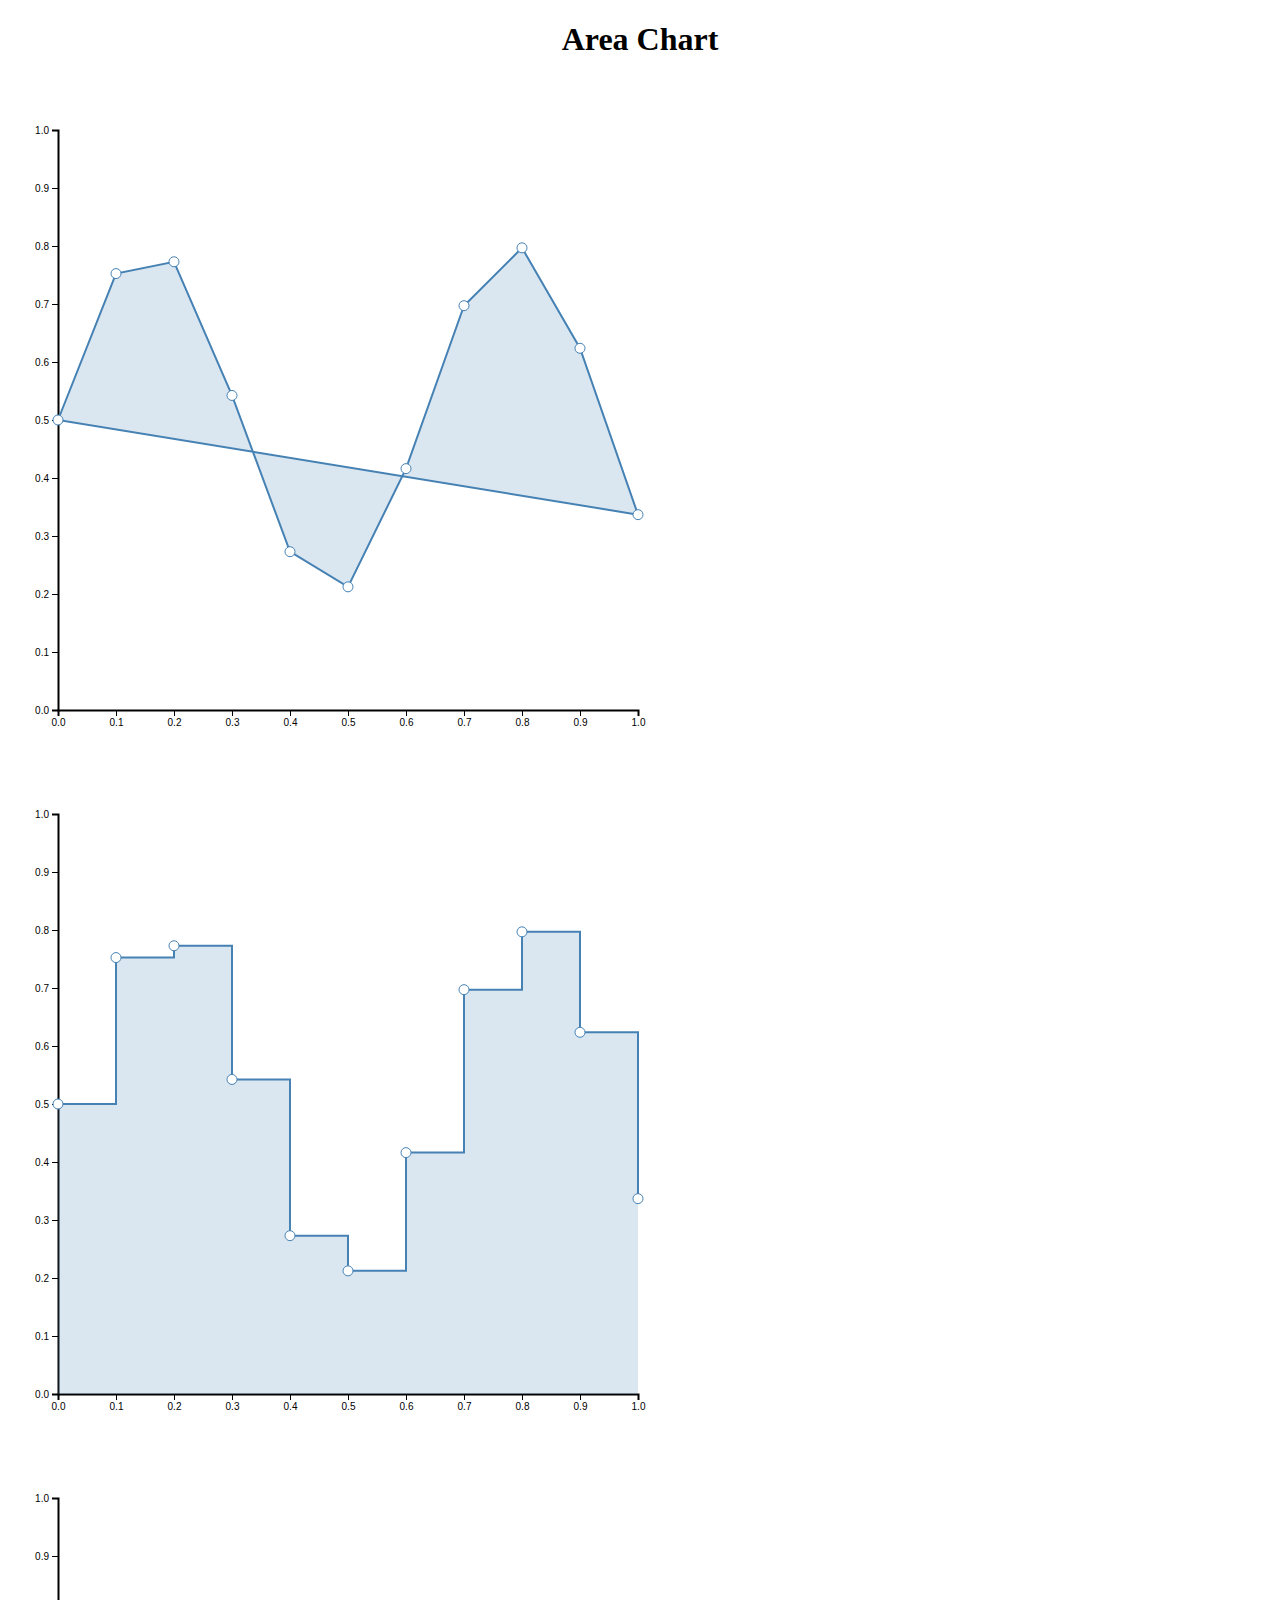
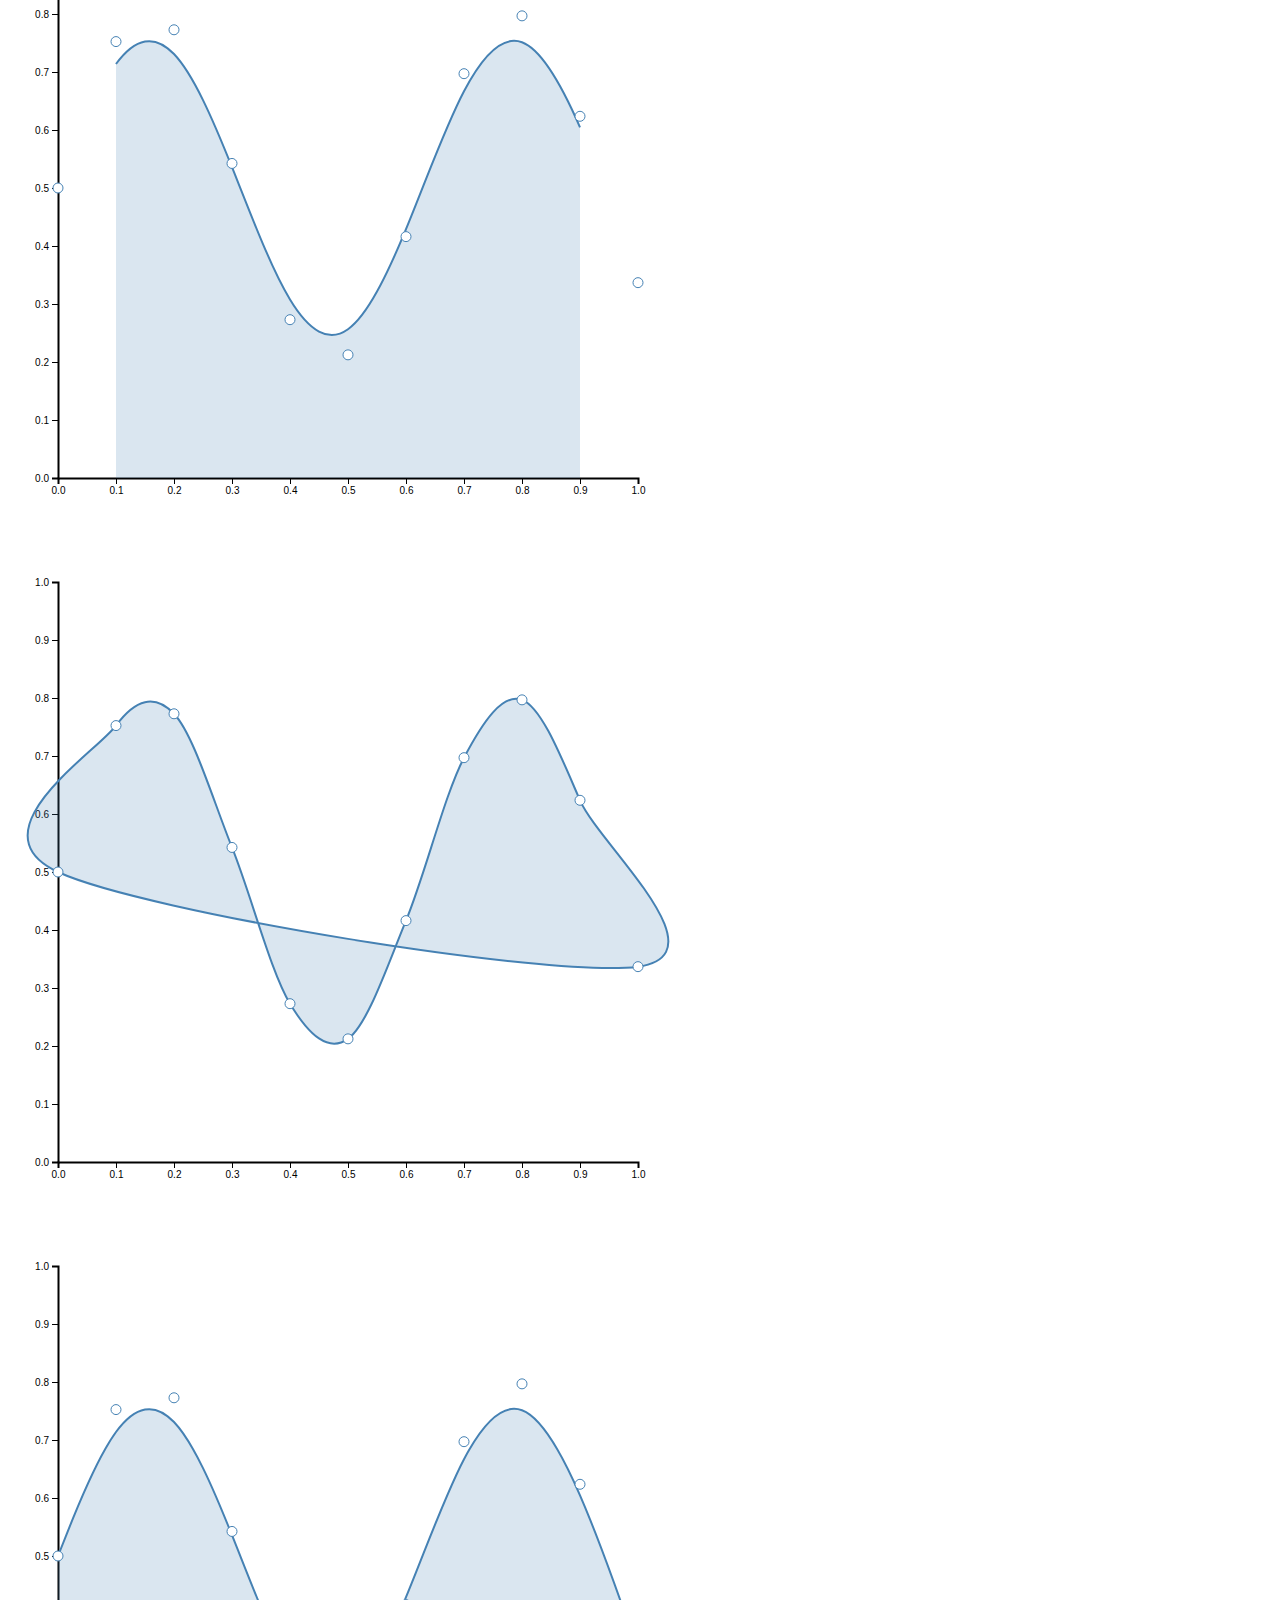
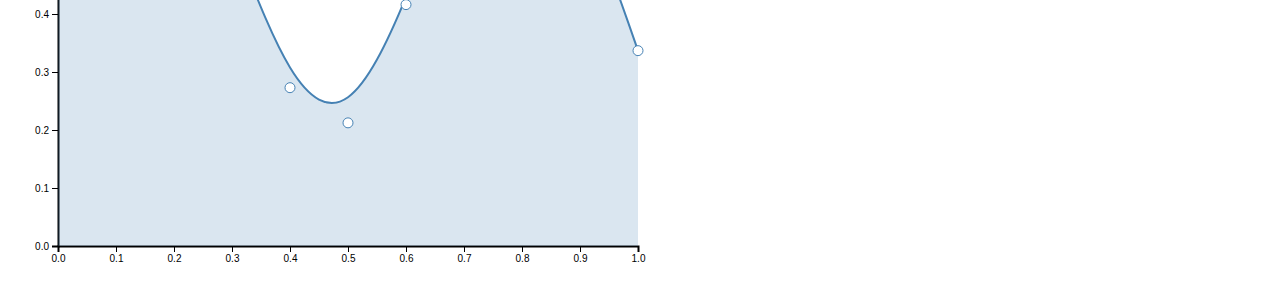
<file: areaChart/index.html>
<!DOCTYPE html>
<html>
  <head>
    <meta charset="utf-8">
    <link rel="stylesheet" type="text/css" href="css/styles.css">
    <title>Area Chart</title>
  </head>
  <body>
    <center>
    <h1>Area Chart</h1>
  </center>
    <div class="container"></div>
    <script type="text/javascript" src="javascript/d3.v4.min.js"></script>
    <script type="text/javascript" src="javascript/areaChart.js"></script>
  </body>
</html>
</file>
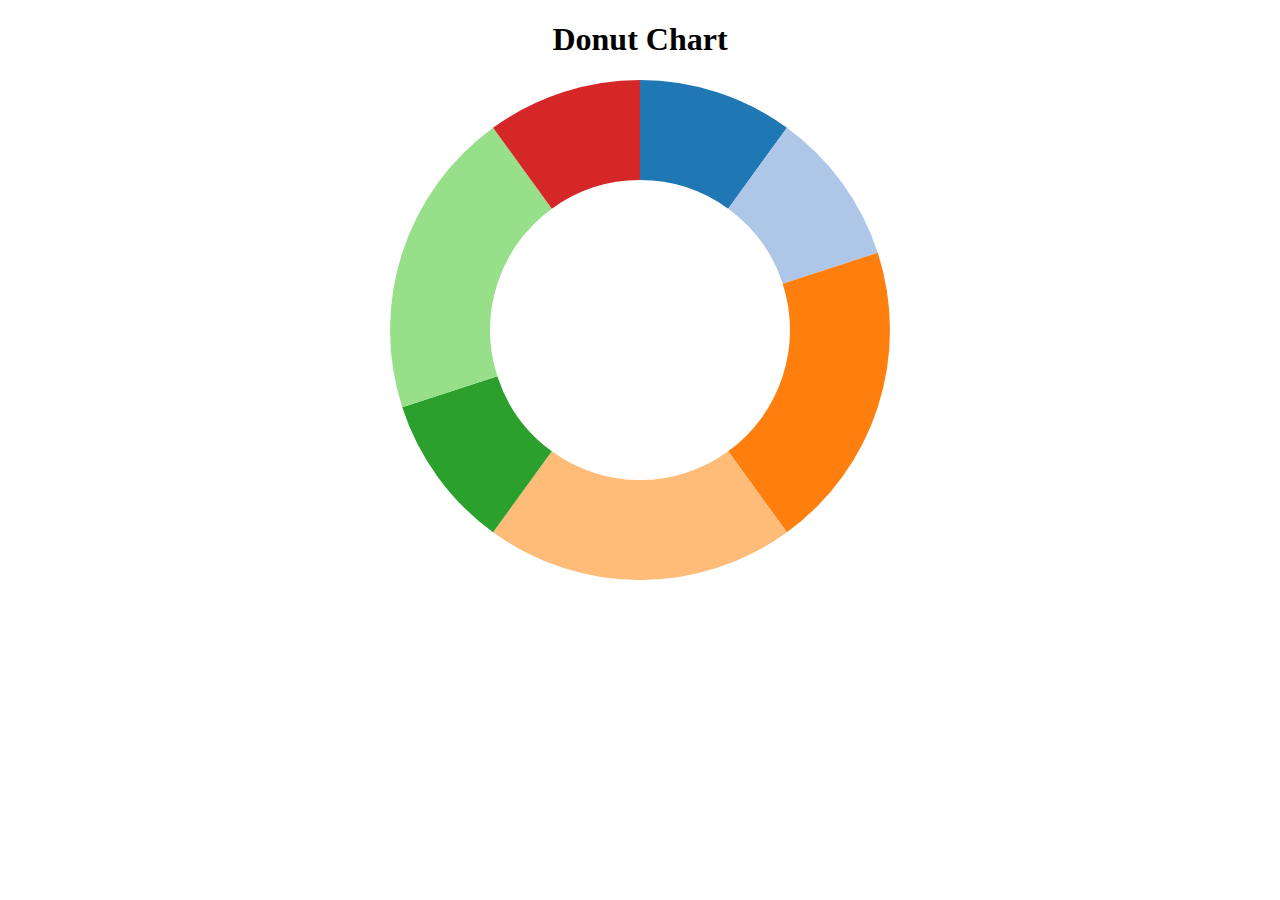
<file: donutChart/index.html>
<!DOCTYPE html>
<html>
  <head>
    <meta charset="utf-8">
    <title>Donut Chart</title>
  </head>
  <body>
    <center>
    <h1>Donut Chart</h1>
  </center>
    <div class="container"></div>
    <script type="text/javascript" src="javascript/d3.v4.min.js"></script>
    <script type="text/javascript" src="javascript/donut.js"></script>
  </body>
</html>
</file>
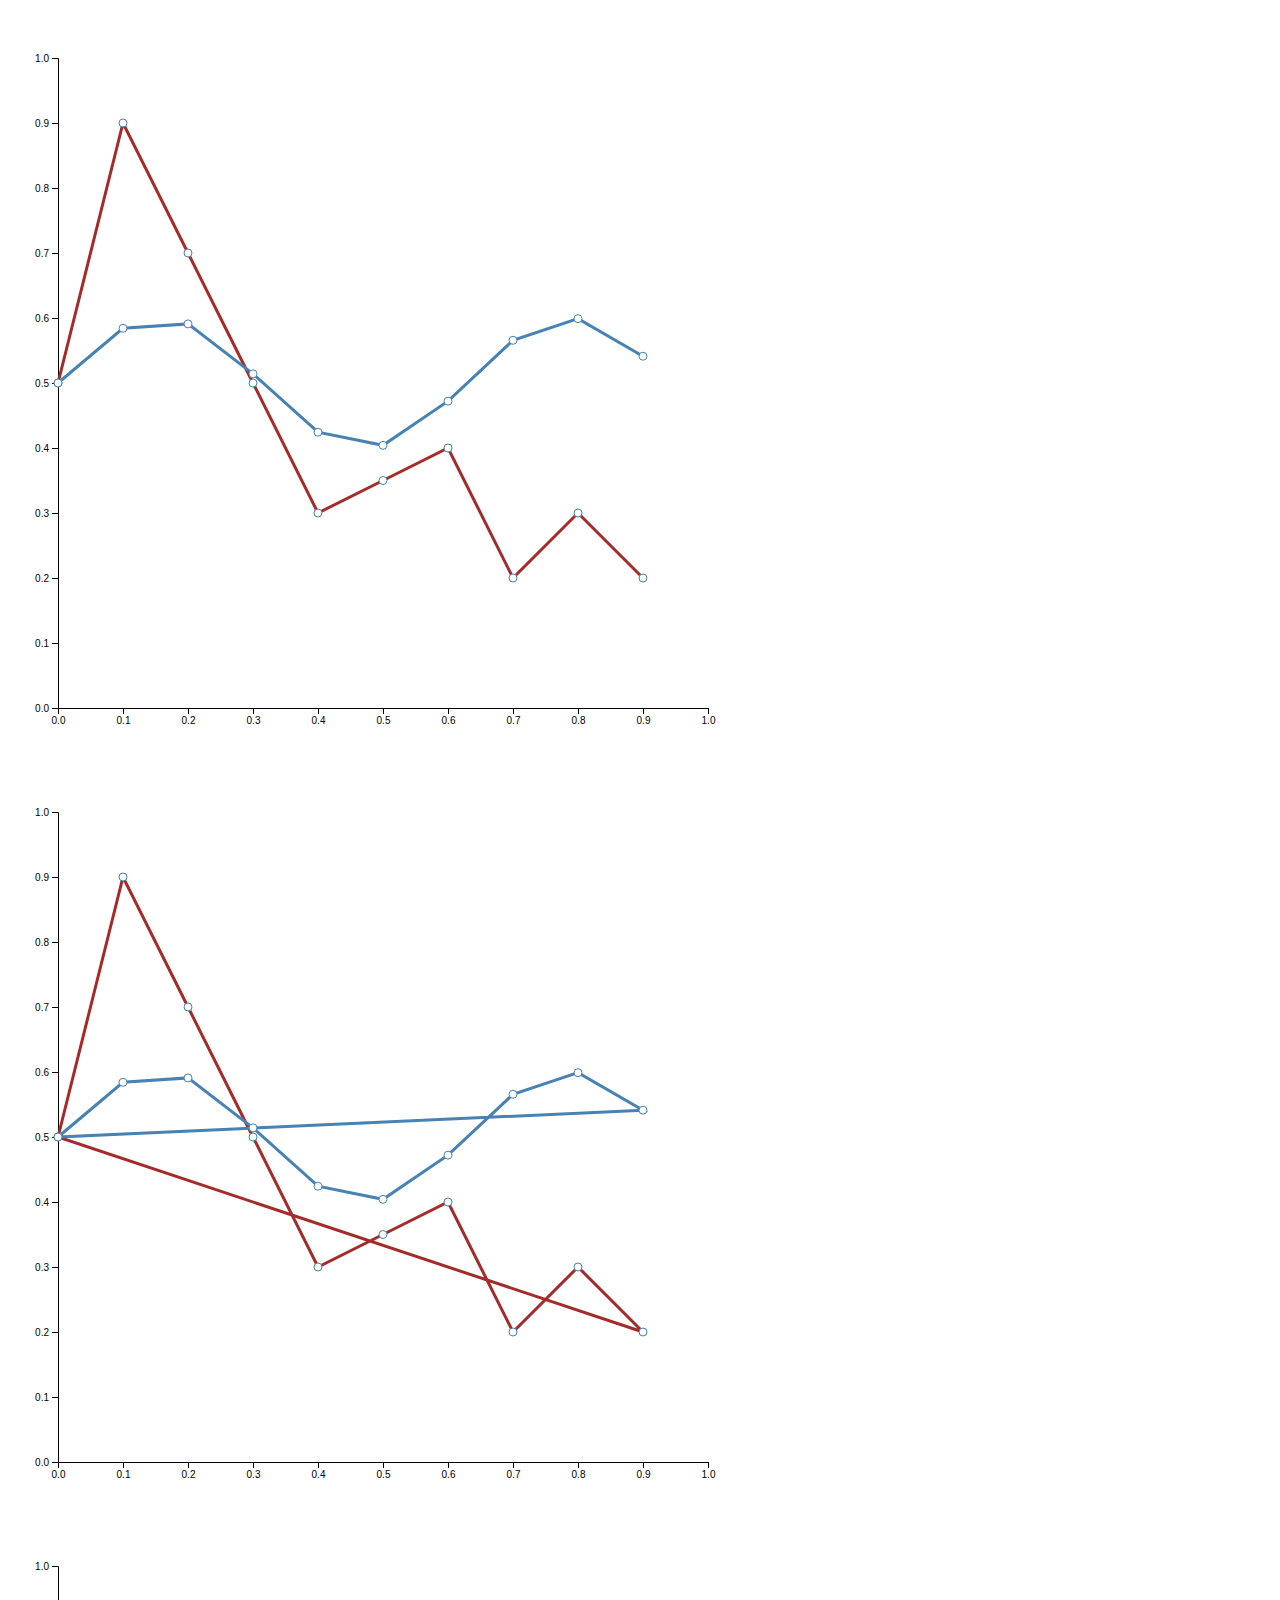
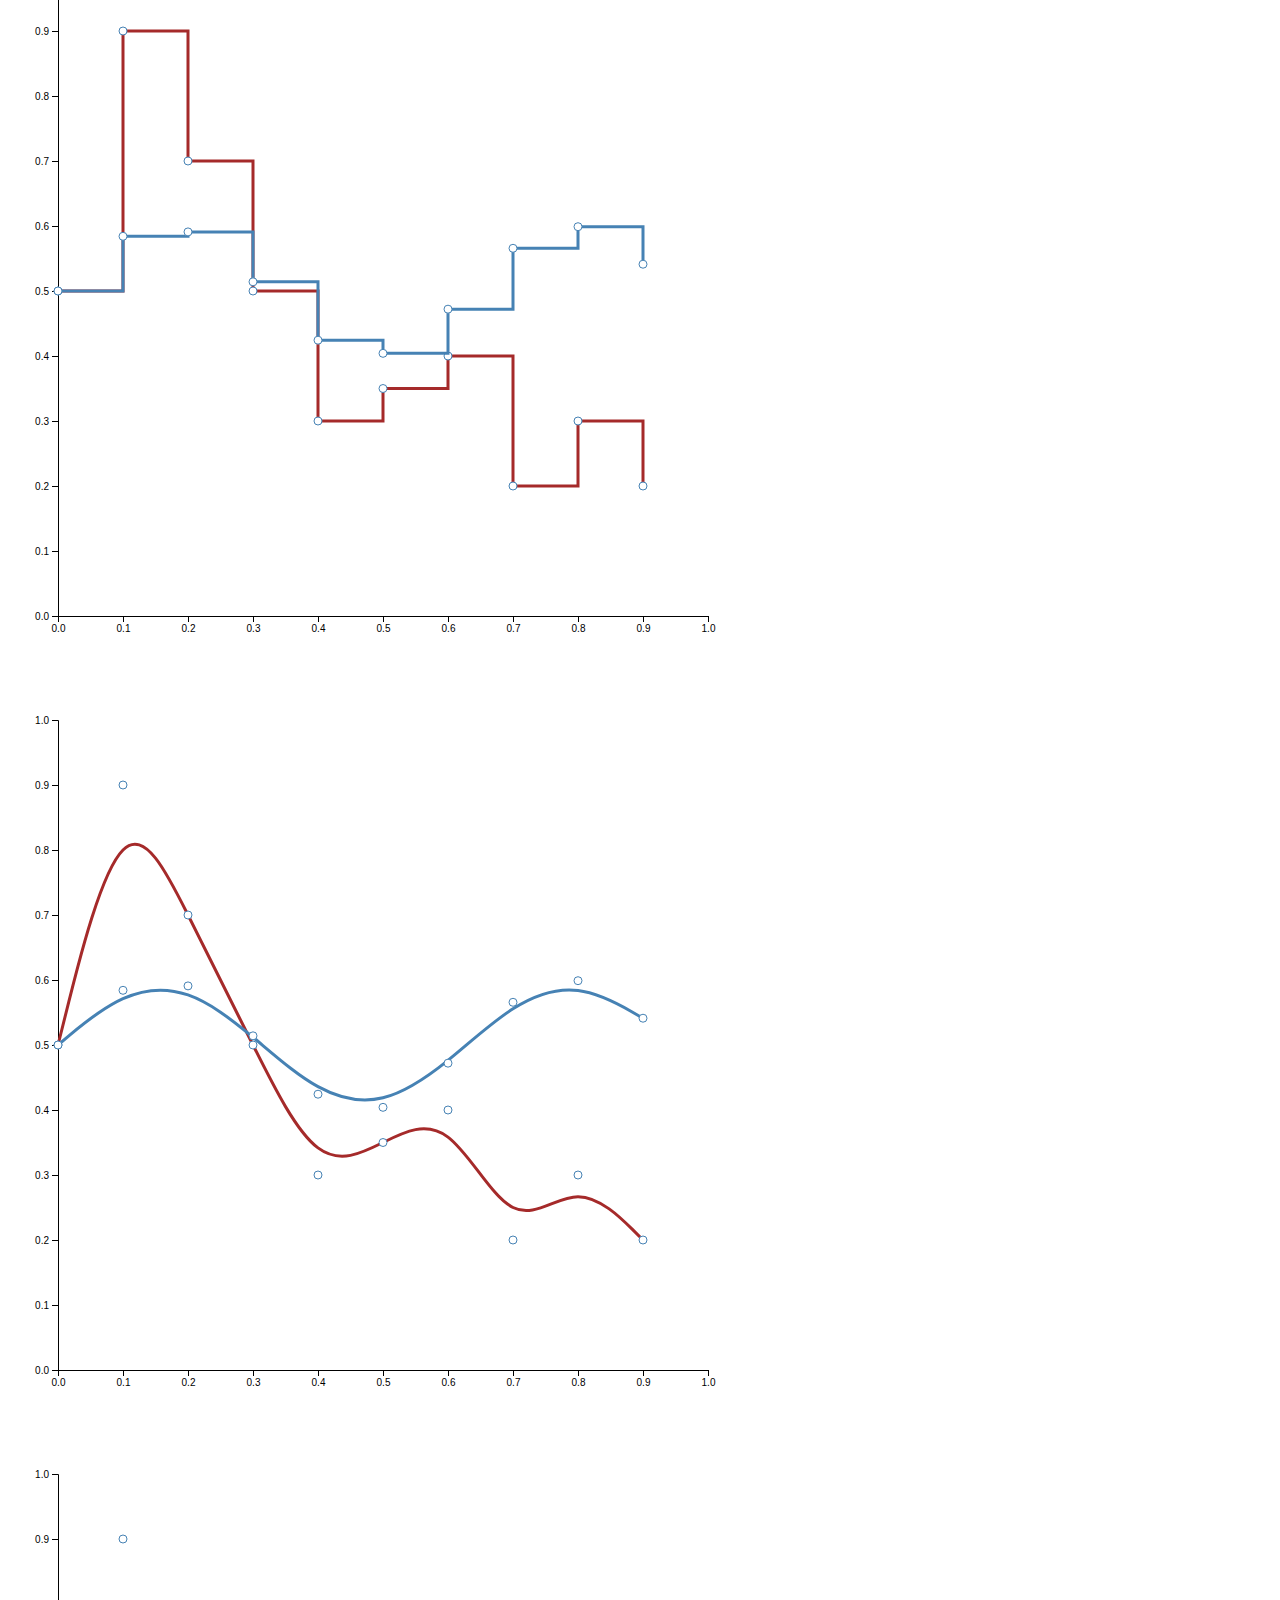
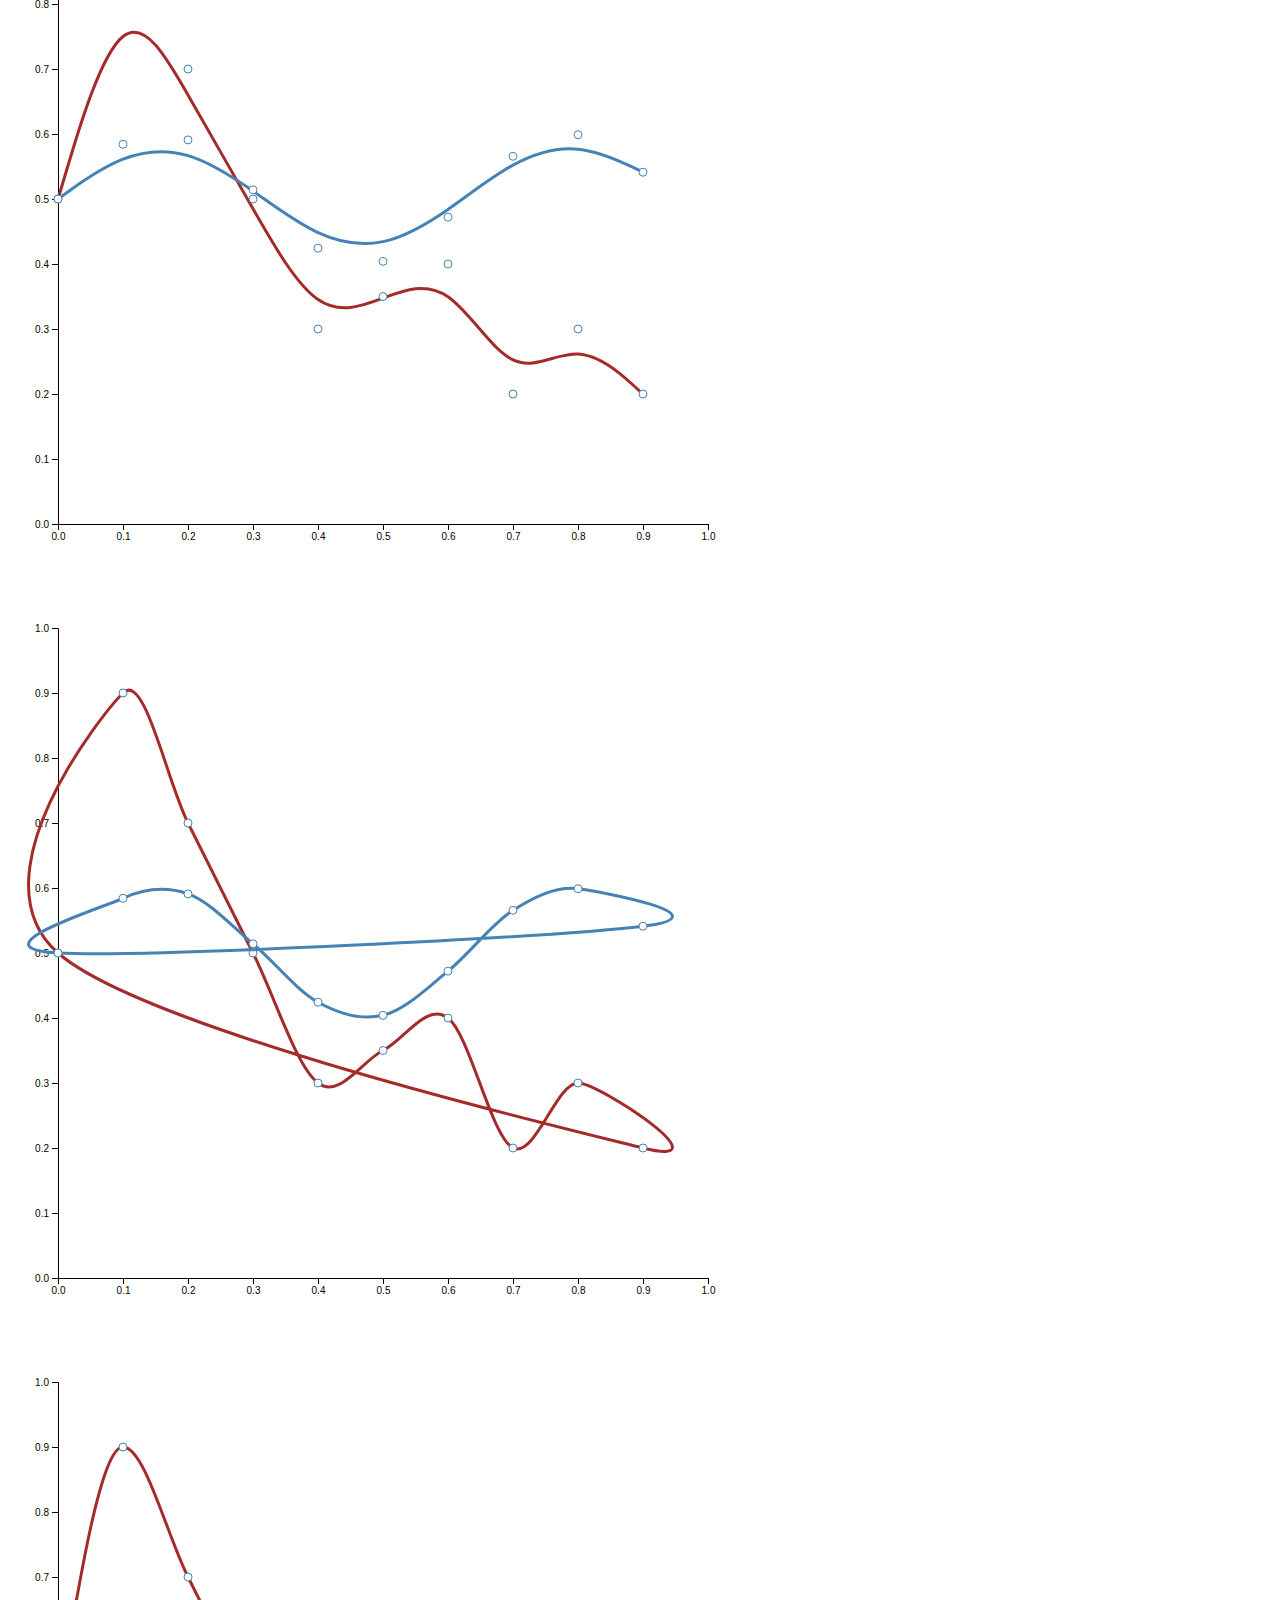
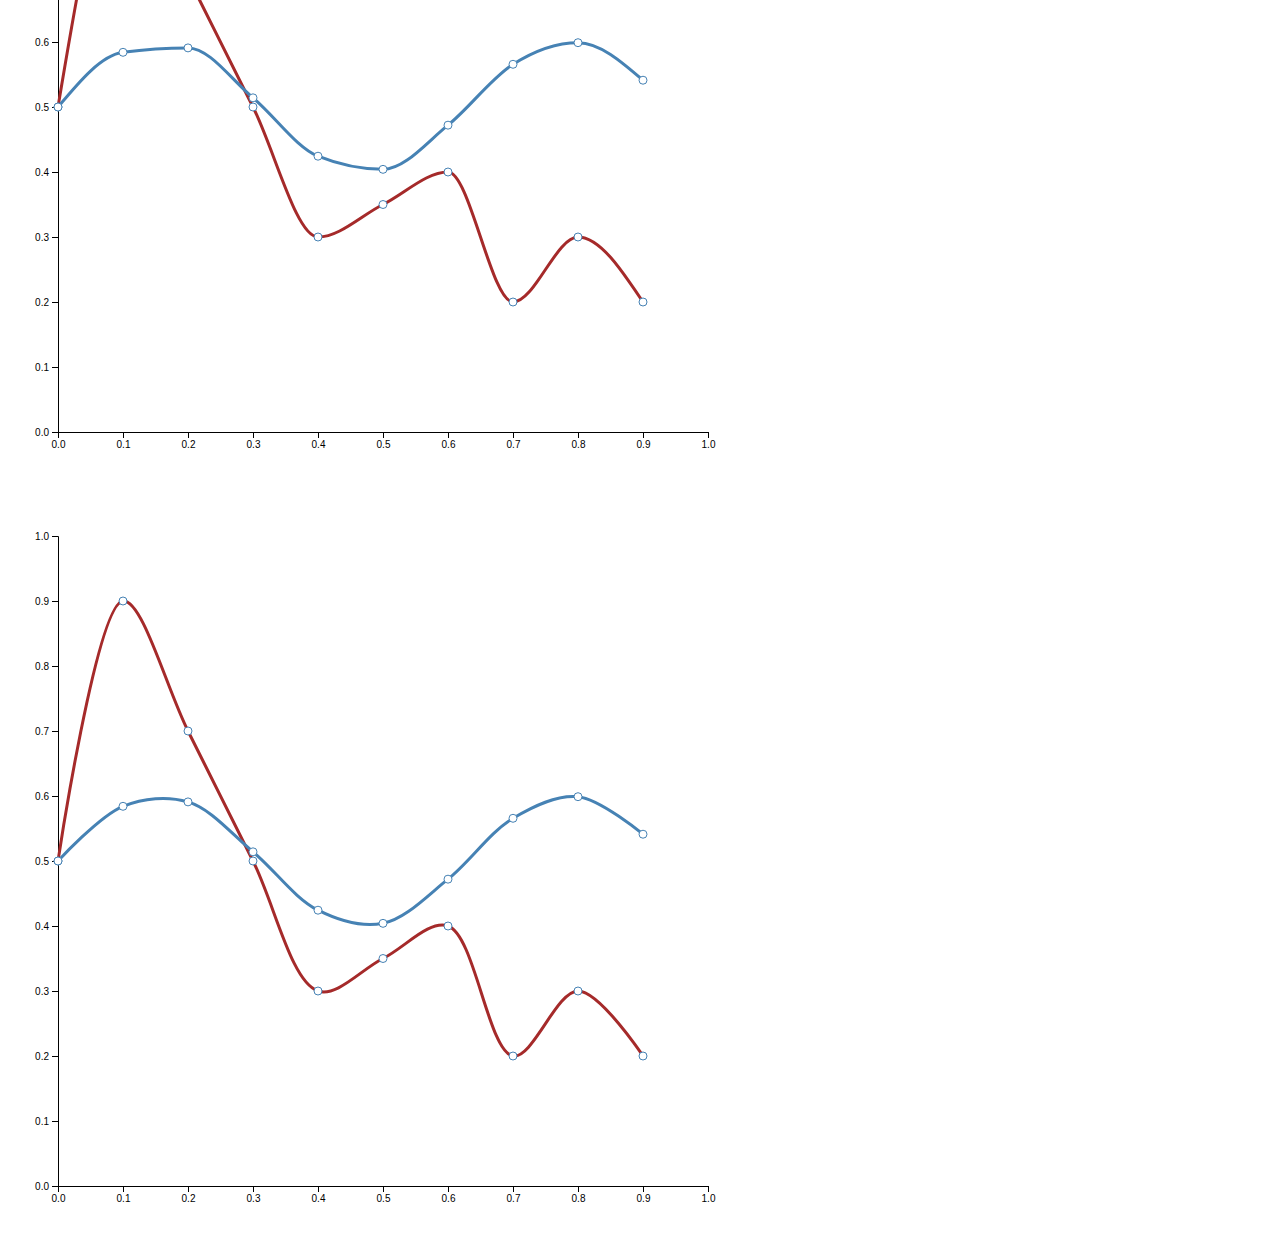
<file: interpolateLines/index.html>
<!DOCTYPE html>
<html>

<head>
    <link rel="stylesheet" type="text/css" href="css/styles.css">
    <title>
        Interpolated Line Charts
    </title>

<body>
  <div class="container"></div>
  <script type="text/javascript" src="javascript/d3.v4.min.js"></script>
  <script type="text/javascript" src="javascript/interpolateLines.js"></script>
</body>

</html>
</file>
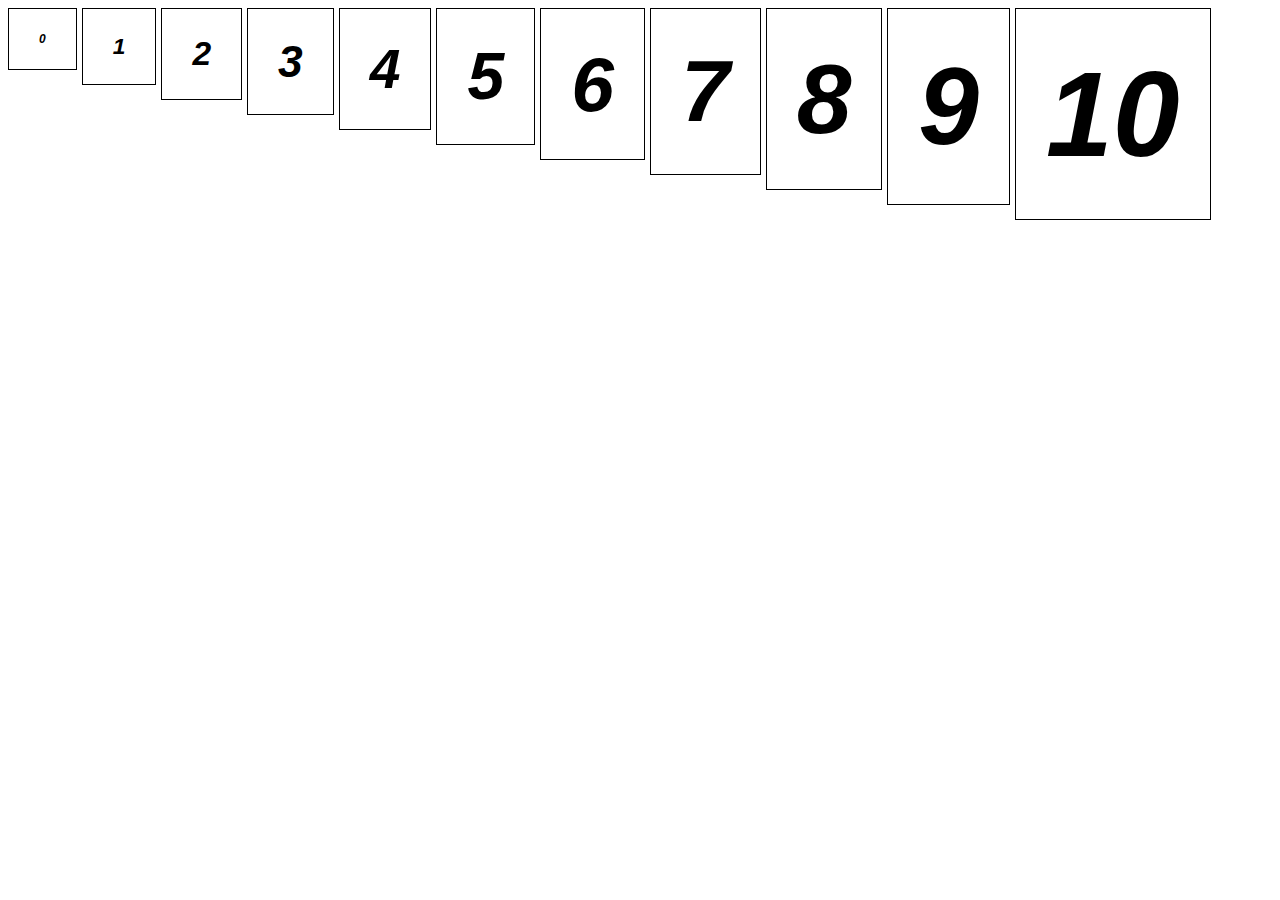
<file: number_box/index.html>
<!DOCTYPE html>
<html>
<head>
	<title> Box Size </title>
  <link rel="stylesheet" type="text/css" href="css/styles.css">

</head>
<body>

	<script type="text/javascript" src="javascript/d3.v4.min.js"></script>
	<script type="text/javascript" src="javascript/boxSize.js"></script>

	<div class="container">

    </div>
</body>
</html>
</file>
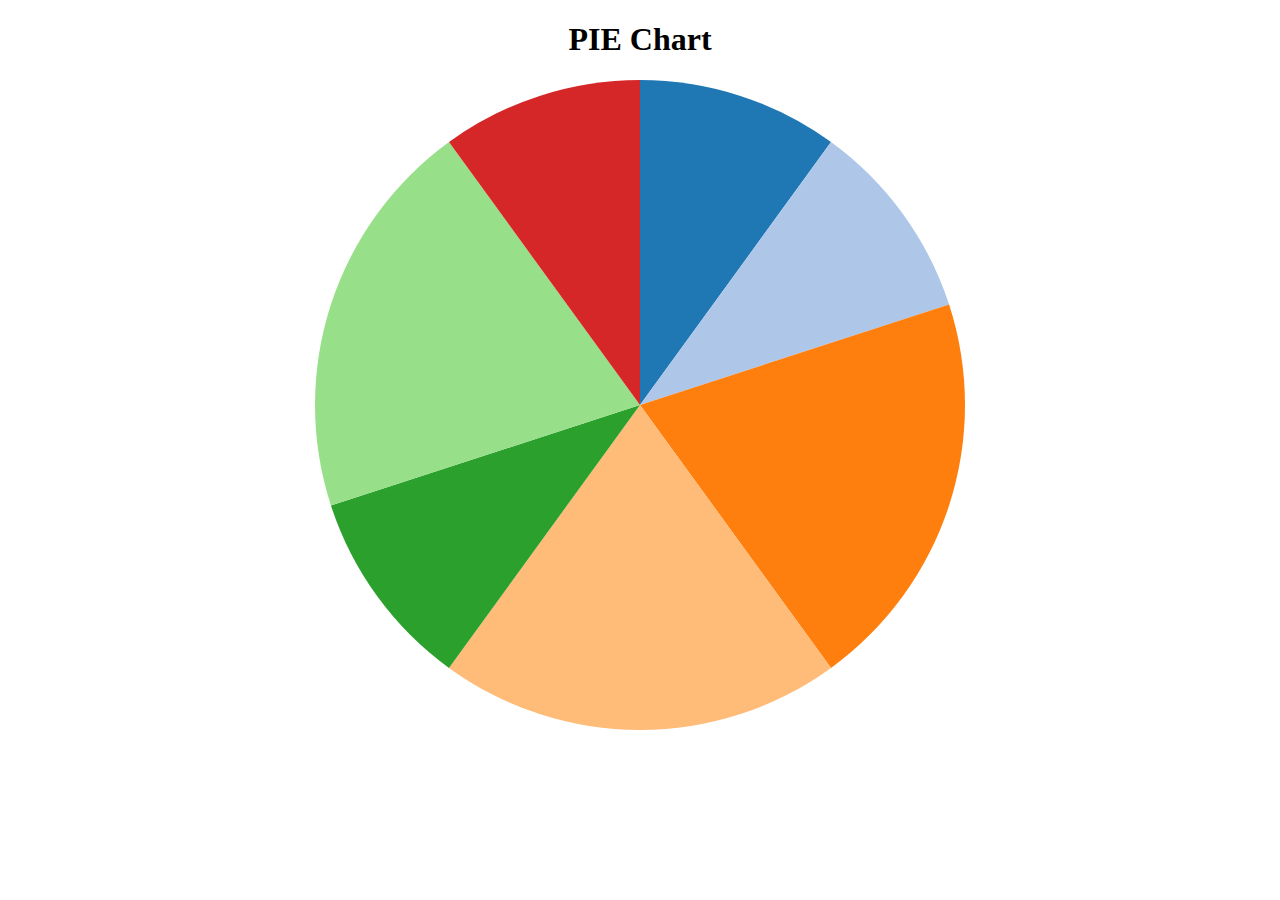
<file: pieChart/index.html>
<!DOCTYPE html>
<html>
  <head>
    <meta charset="utf-8">
    <title>Pie Chart</title>
  </head>
  <body>
    <center>
    <h1>PIE Chart</h1>
  </center>
    <div class="container"></div>
    <script type="text/javascript" src="javascript/d3.v4.min.js"></script>
    <script type="text/javascript" src="javascript/pieChart.js"></script>
  </body>
</html>
</file>
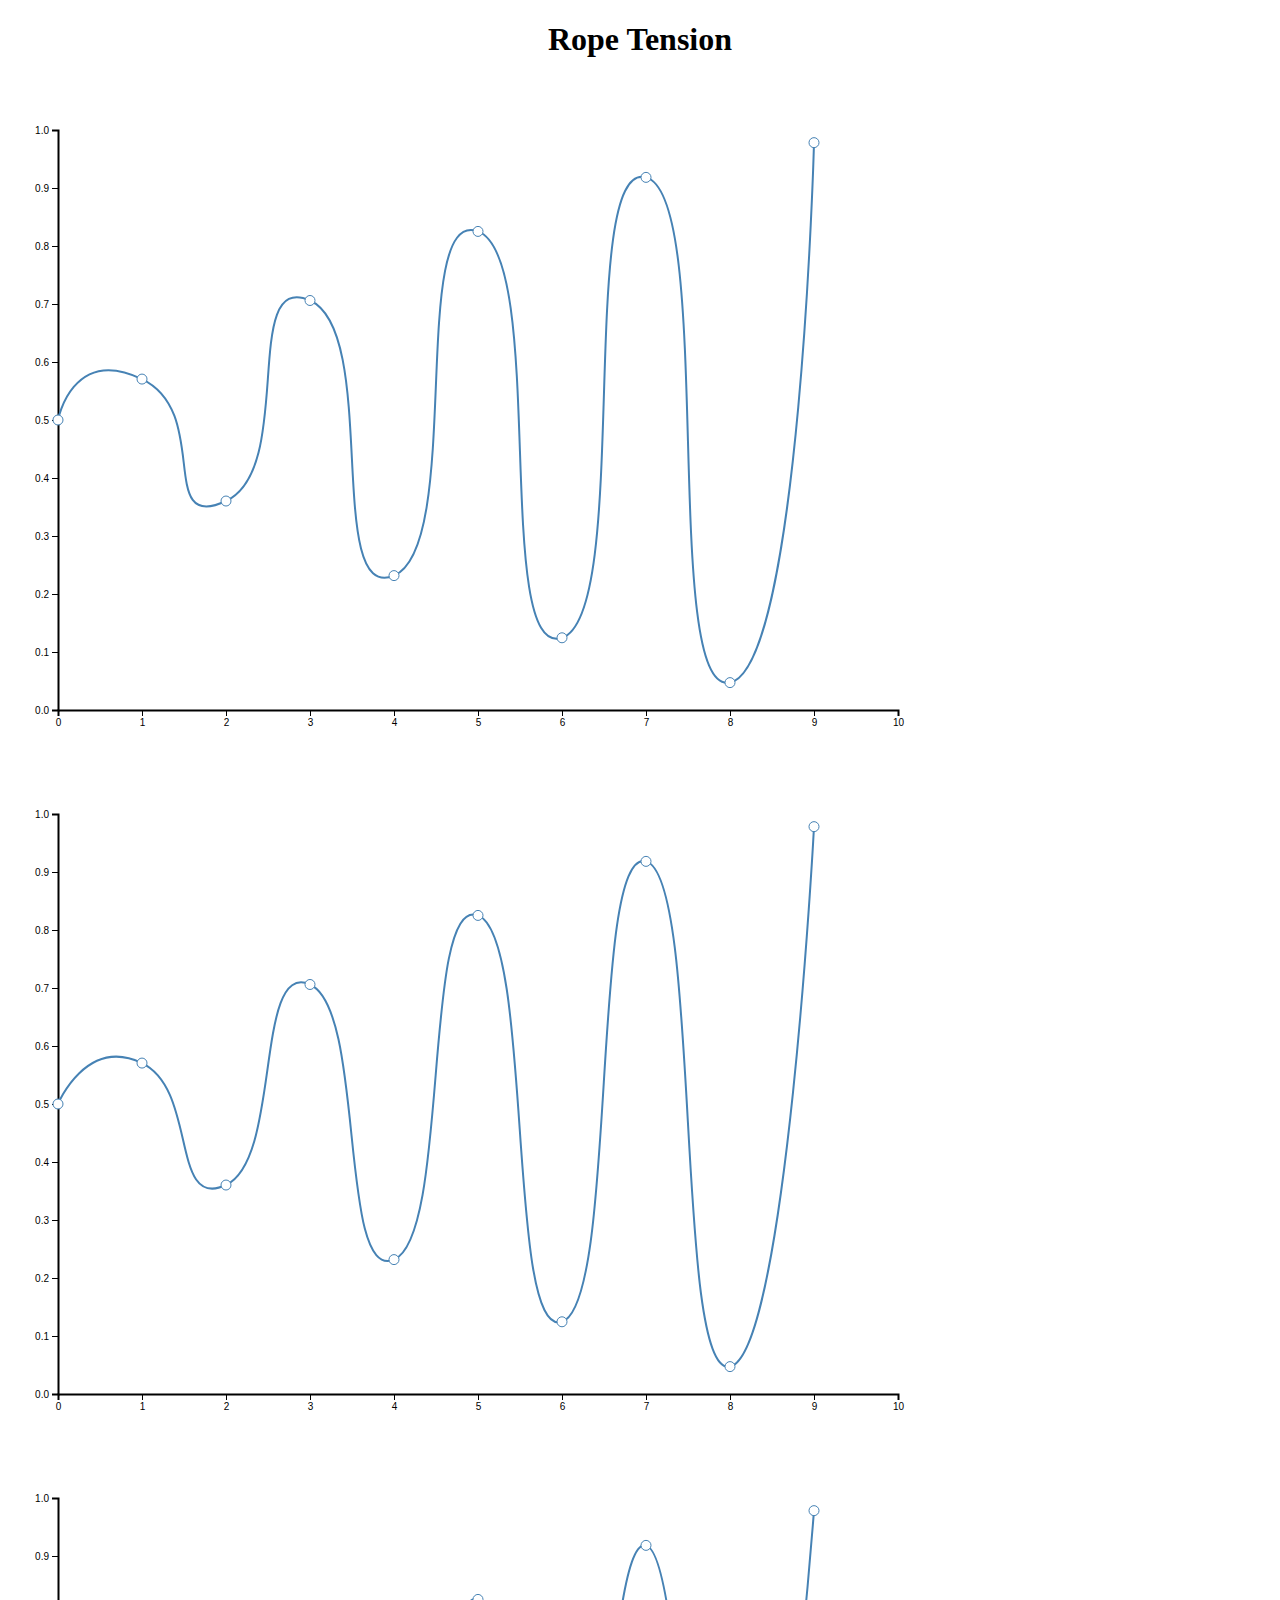
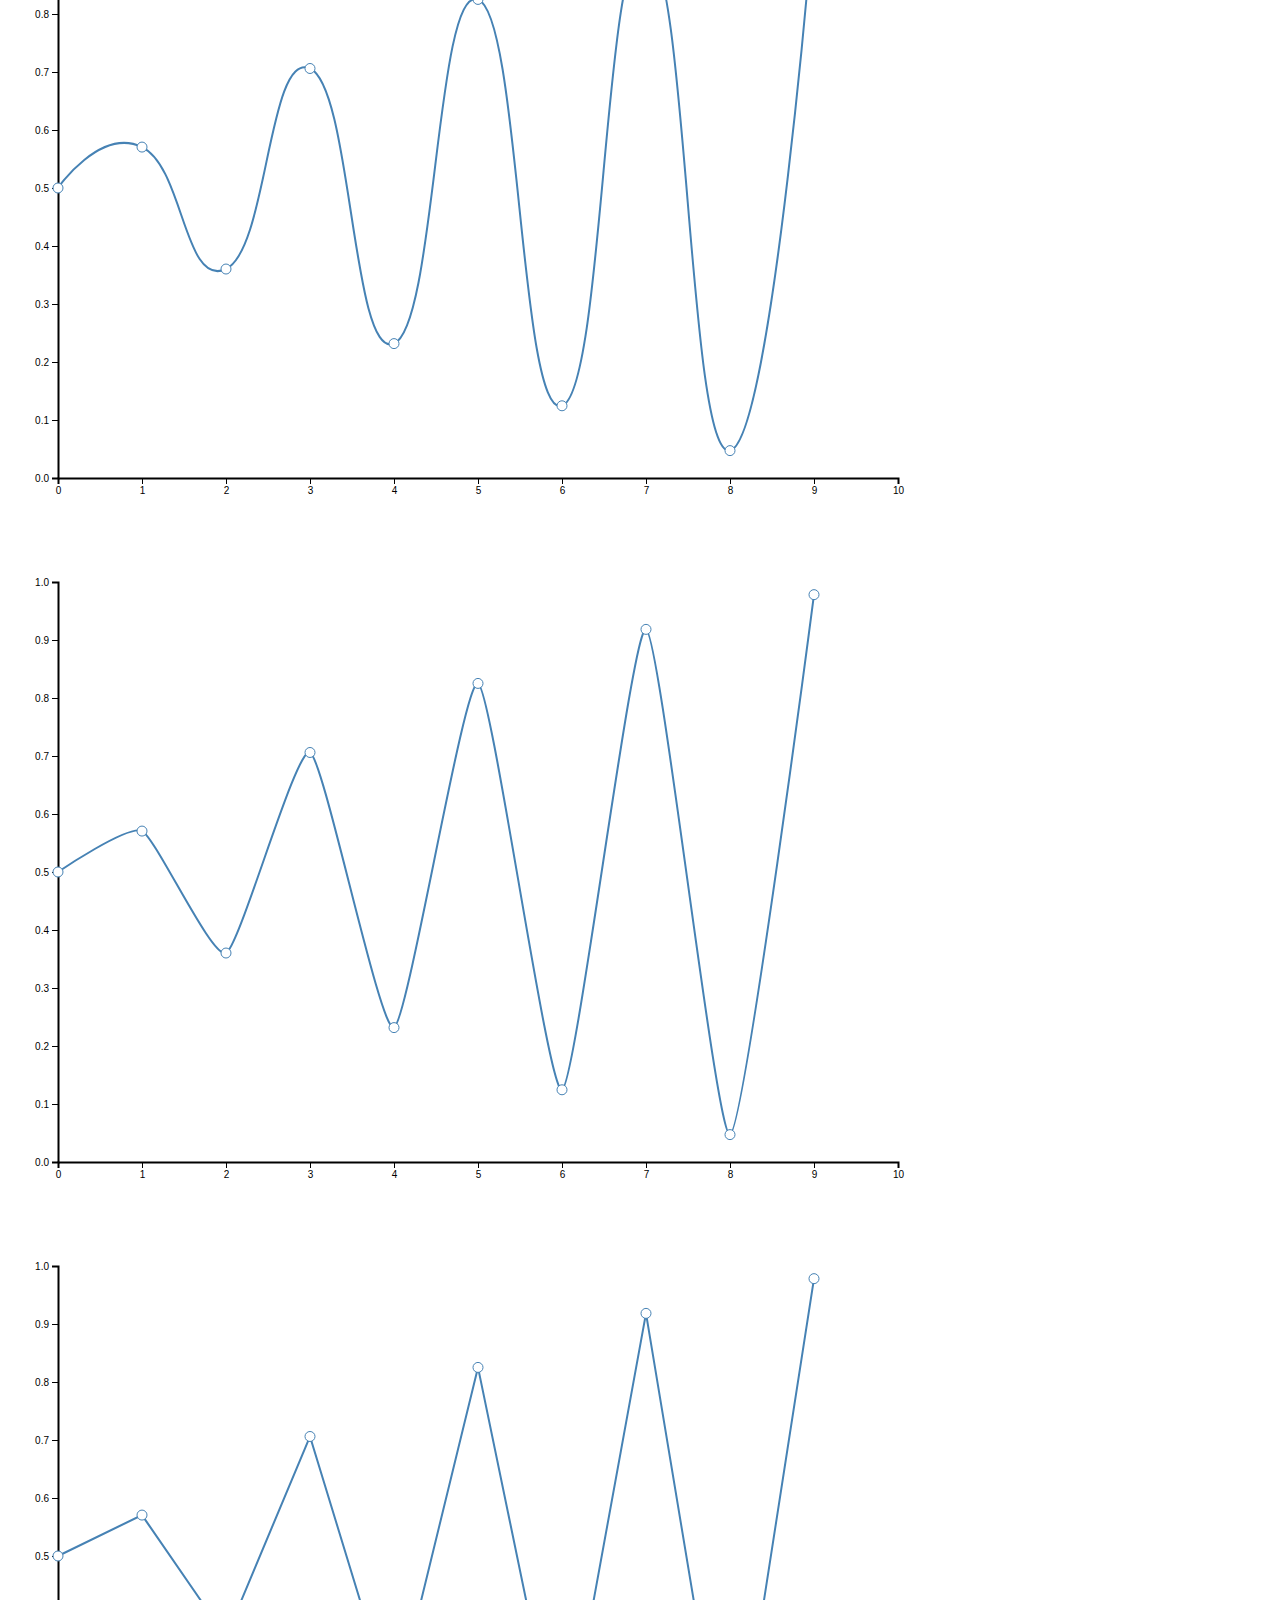
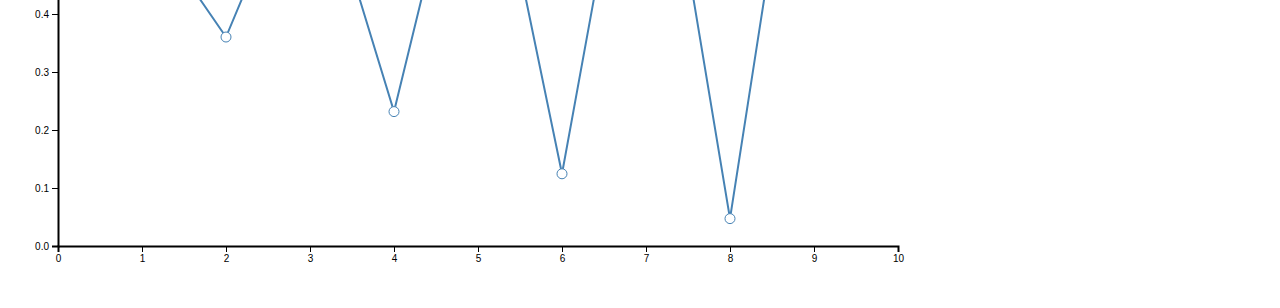
<file: rope_tension/index.html>
<!DOCTYPE html>
<html>
  <head>
    <meta charset="utf-8">
    <link rel="stylesheet" type="text/css" href="css/styles.css">
    <title>Rope Tension</title>
  </head>
  <body>
    <center>
    <h1>Rope Tension</h1>
  </center>
    <div class="container"></div>
    <script type="text/javascript" src="javascript/d3.v4.min.js"></script>
    <script type="text/javascript" src="javascript/ropeTension.js"></script>
  </body>
</html>
</file>
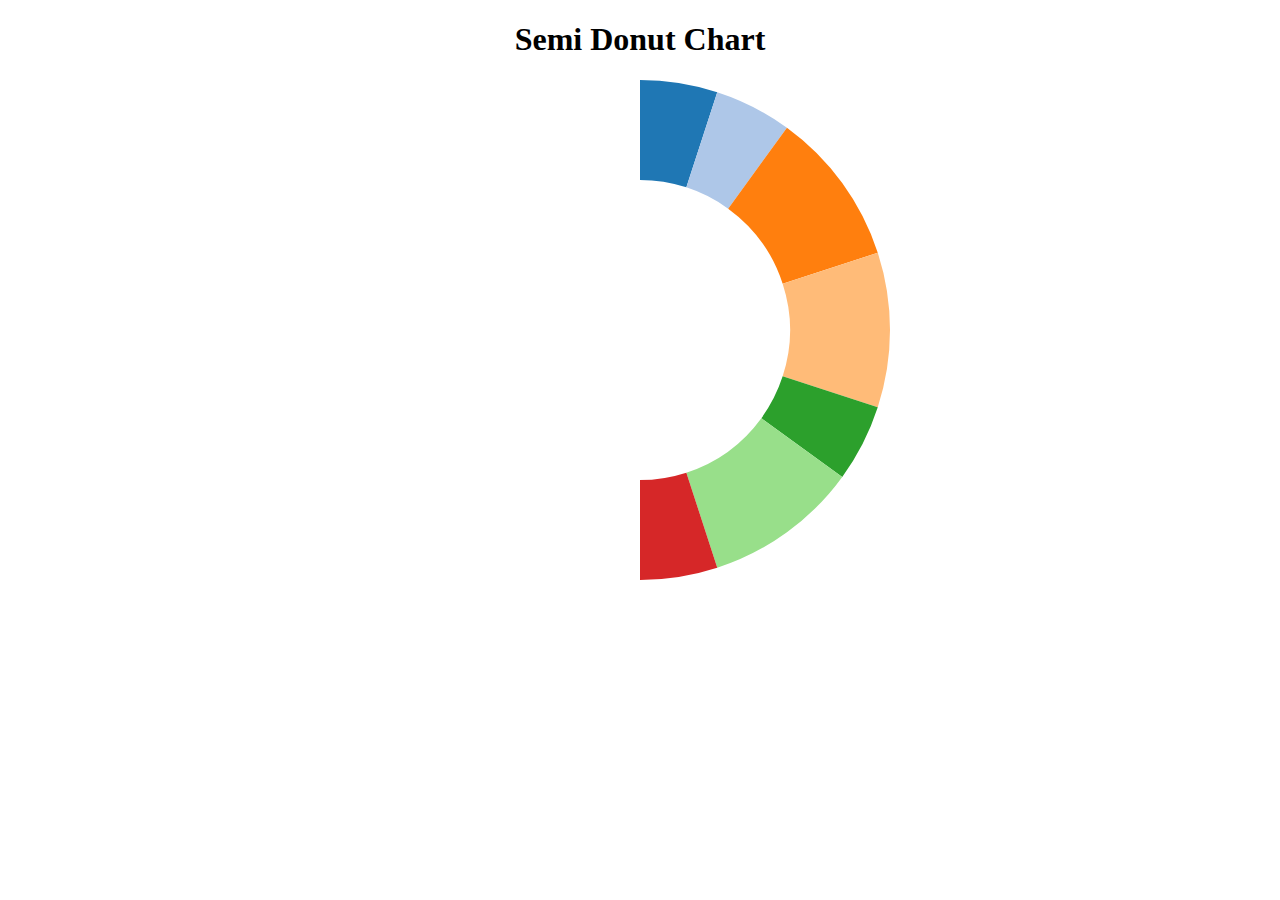
<file: semiDonut/index.html>
<!DOCTYPE html>
<html>
  <head>
    <meta charset="utf-8">
    <title>Semi Donut Chart</title>
  </head>
  <body>
    <center>
    <h1>Semi Donut Chart</h1>
  </center>
    <div class="container"></div>
    <script type="text/javascript" src="javascript/d3.v4.min.js"></script>
    <script type="text/javascript" src="javascript/semiDonut.js"></script>
  </body>
</html>
</file>
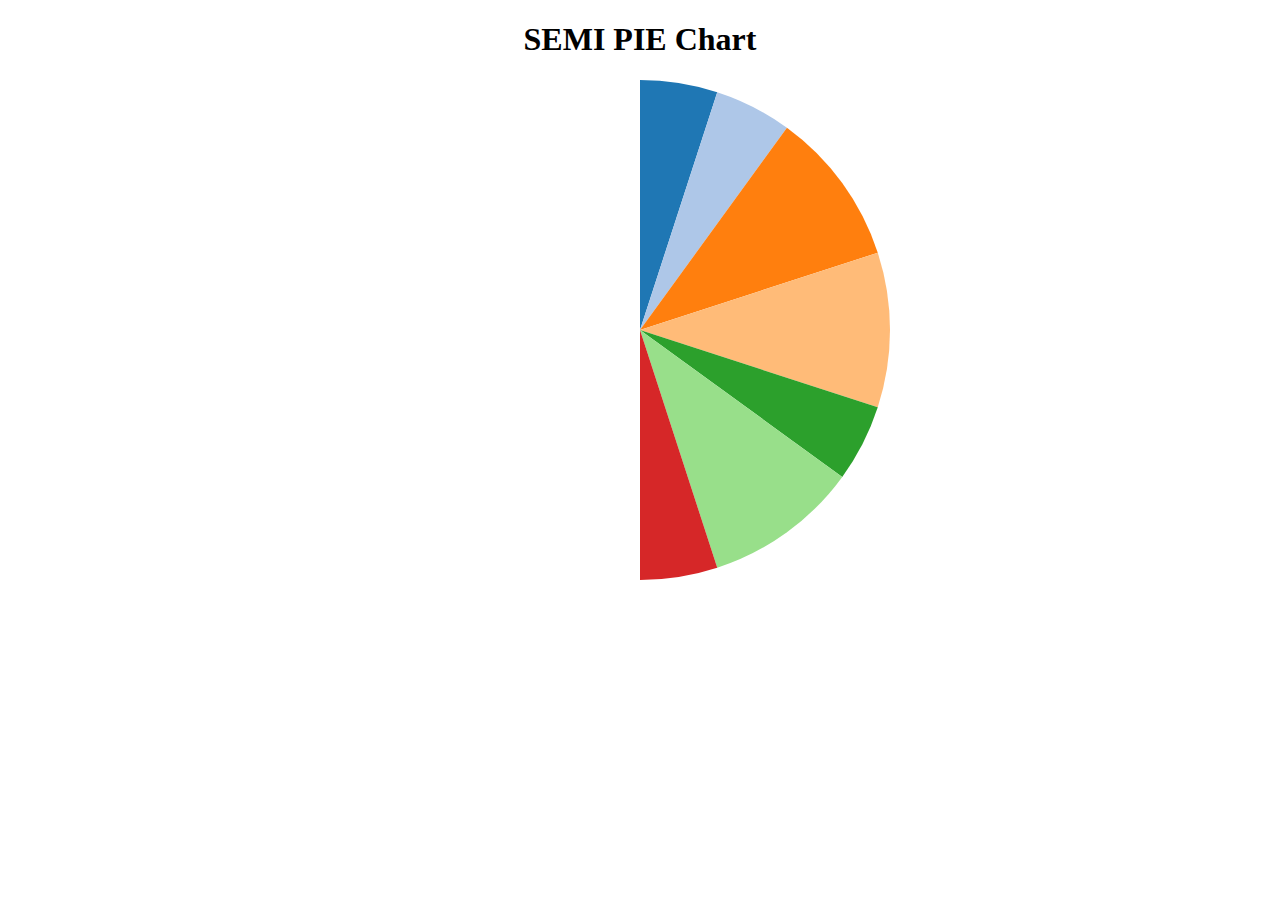
<file: semiPieChart/index.html>
<!DOCTYPE html>
<html>
  <head>
    <meta charset="utf-8">
    <title>SEMI Pie Chart</title>
  </head>
  <body>
    <center>
    <h1>SEMI PIE Chart</h1>
  </center>
    <div class="container"></div>
    <script type="text/javascript" src="javascript/d3.v4.min.js"></script>
    <script type="text/javascript" src="javascript/semiPie.js"></script>
  </body>
</html>
</file>
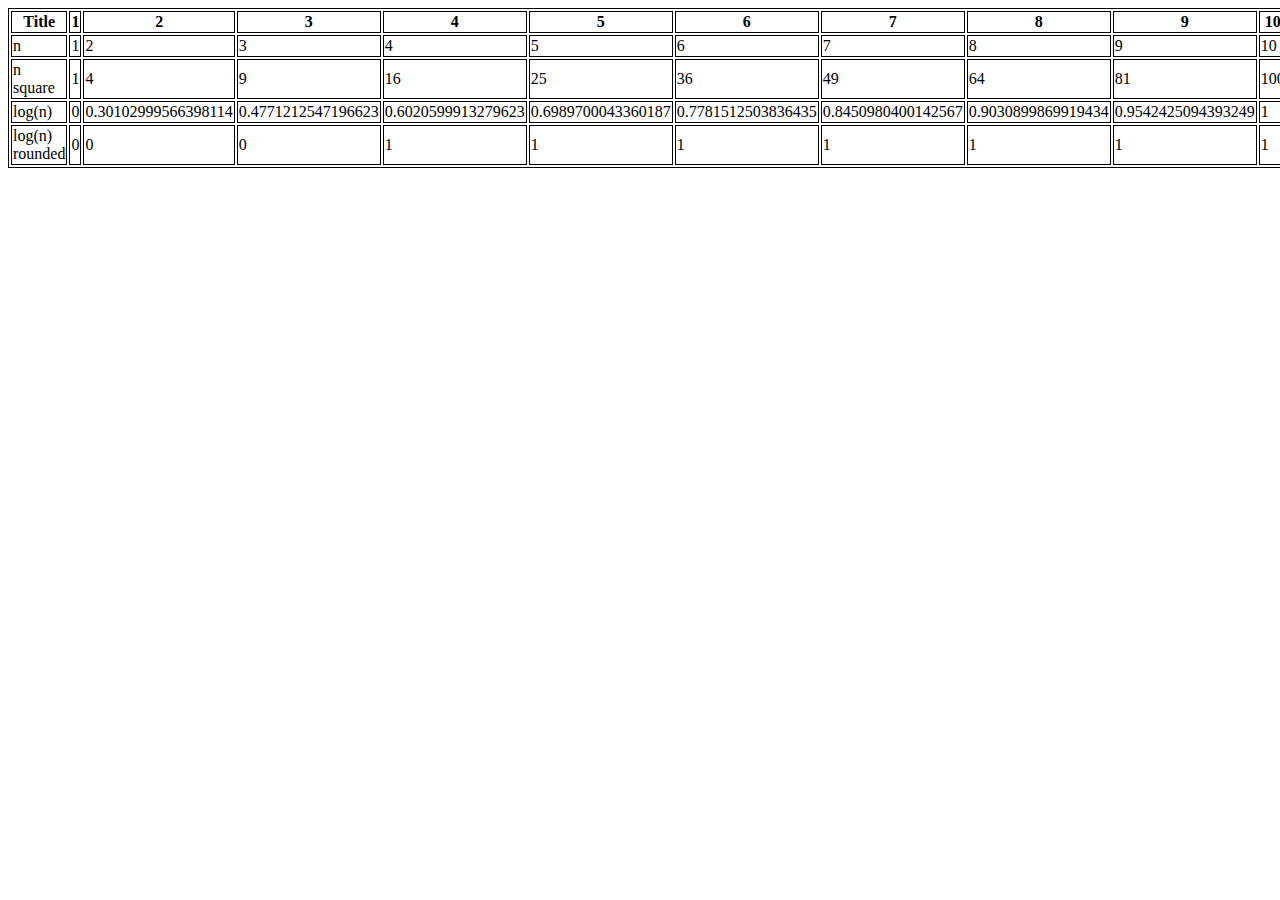
<file: VisualTableOfLog/index.html>
<!DOCTYPE html>
<html>
<head>
	<title> Live chart </title>
</head>
<body>
	<link rel="stylesheet" type="text/css" href="css/styles.css">

	<script type="text/javascript" src="javascript/d3.v4.min.js"></script>
	<script type="text/javascript" src="javascript/table.js"></script>

	<div class="container">

    </div>
</body>
</html>
</file>
<file: areaChart/css/styles.css>
path {
    stroke-width: 2px;
    fill: none;
}

circle {
    fill: white;
    stroke: steelblue;
}

.area{
    fill: steelblue;
    fill-opacity: 0.2;
}

.line{
    stroke: steelblue;
}
</file>
<file: interpolateLines/css/styles.css>
.line {
    fill: none;
    stroke: brown;
    stroke-width: 3px;
}

.dot {
    fill: white;
    stroke: steelblue;
}

.sinLine {
    fill: none;
    stroke: steelblue;
    stroke-width: 3px;
}
</file>
<file: number_box/css/styles.css>
.block {
    float: left;
    padding : 15px 30px 15px 30px;
    border: 1px solid black;
    margin-right: 5px;
}
</file>
<file: rope_tension/css/styles.css>
path {
    stroke-width: 2px;
    fill: none;
}

.line {
    stroke: steelblue;
}
circle{
    fill: white;
    stroke: steelblue;
}
</file>
<file: VisualTableOfLog/css/styles.css>
.cell {
    float: left;
    width: 75px;
}

table tr th, td {
    border: 1px solid black;
}

.log-table {
    border:1px solid black;
}
</file>
